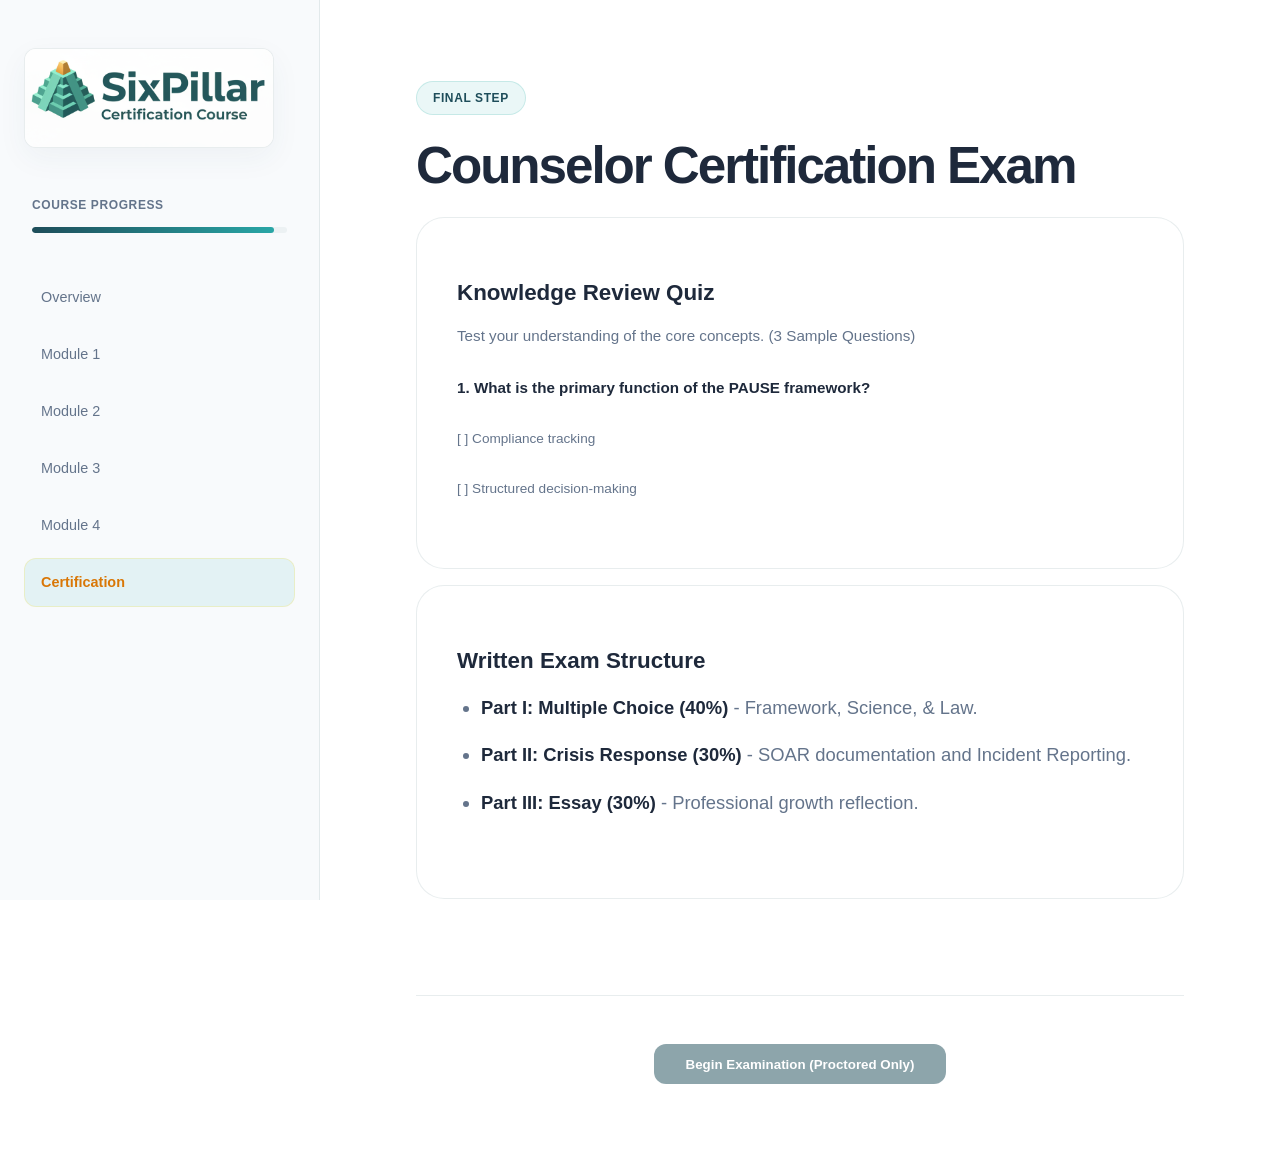
<file: exam.html>
<!DOCTYPE html>
<html lang="en">
<head>
    <meta charset="UTF-8">
    <meta name="viewport" content="width=device-width, initial-scale=1.0">
    <title>Certification Exam | Six Pillar Program</title>
    <link rel="stylesheet" href="styles.css">
    <link rel="icon" type="image/png" href="assets/icon.png">
</head>
<body>
    <div class="container">
        <aside class="sidebar">
            <div class="logo-wrapper">
                <img src="assets/logo.png" alt="SixPillar Logo">
            </div>
            <div class="progress-container">
                <span class="progress-label">Course Progress</span>
                <div class="progress-bar-bg">
                    <div class="progress-bar-fill" style="width: 95%;"></div>
                </div>
            </div>
            <nav>
                <ul class="nav-links">
                    <li><a href="index.html">Overview</a></li>
                    <li><a href="lesson-m1.html">Module 1</a>
                        <ul class="sub-nav">
                            <li><a href="m1-v1-science.html">Science of Emerging Adulthood</a></li>
                            <li><a href="m1-v2-pfc.html">Prefrontal Cortex</a></li>
                            <li><a href="m1-v3-dopamine.html">Dopamine System</a></li>
                            <li><a href="m1-v4-social.html">The Social Brain</a></li>
                            <li><a href="m1-v5-neuro.html">Neuroplasticity</a></li>
                            <li><a href="m1-v6-pillars.html">Six Pillars Model</a></li>
                            <li><a href="m1-v7-foster.html">Foster Care Context</a></li>
                        </ul>
                    </li>
                    <li><a href="lesson-m2.html">Module 2</a></li>
                    <li><a href="lesson-m3.html">Module 3</a></li>
                    <li><a href="lesson-m4.html">Module 4</a></li>
                    <li><a href="exam.html" class="active">Certification</a></li>
                </ul>
            </nav>
        </aside>

        <main class="content prose">
            <span class="badge">Final Step</span>
            <h1>Counselor Certification Exam</h1>
            
            <div class="card-grid" style="grid-template-columns: 1fr; gap: 1rem;">
                <div class="module-card" style="cursor: default;">
                    <h3>Knowledge Review Quiz</h3>
                    <p>Test your understanding of the core concepts. (3 Sample Questions)</p>
                    <div style="margin-top: 1rem;">
                        <p><strong>1. What is the primary function of the PAUSE framework?</strong></p>
                        <p style="color: var(--text-muted); font-size: 0.85rem; margin-top: 0.5rem;">[ ] Compliance tracking</p>
                        <p style="color: var(--text-muted); font-size: 0.85rem;">[ ] Structured decision-making</p>
                    </div>
                </div>

                <div class="module-card" style="cursor: default;">
                    <h3>Written Exam Structure</h3>
                    <ul>
                        <li><strong>Part I: Multiple Choice (40%)</strong> - Framework, Science, & Law.</li>
                        <li><strong>Part II: Crisis Response (30%)</strong> - SOAR documentation and Incident Reporting.</li>
                        <li><strong>Part III: Essay (30%)</strong> - Professional growth reflection.</li>
                    </ul>
                </div>
            </div>

            <div class="page-footer" style="justify-content: center;">
                <button class="btn-primary" style="cursor: not-allowed; opacity: 0.5;">Begin Examination (Proctored Only)</button>
            </div>
        </main>
    </div>
</body>
</html>
</file>
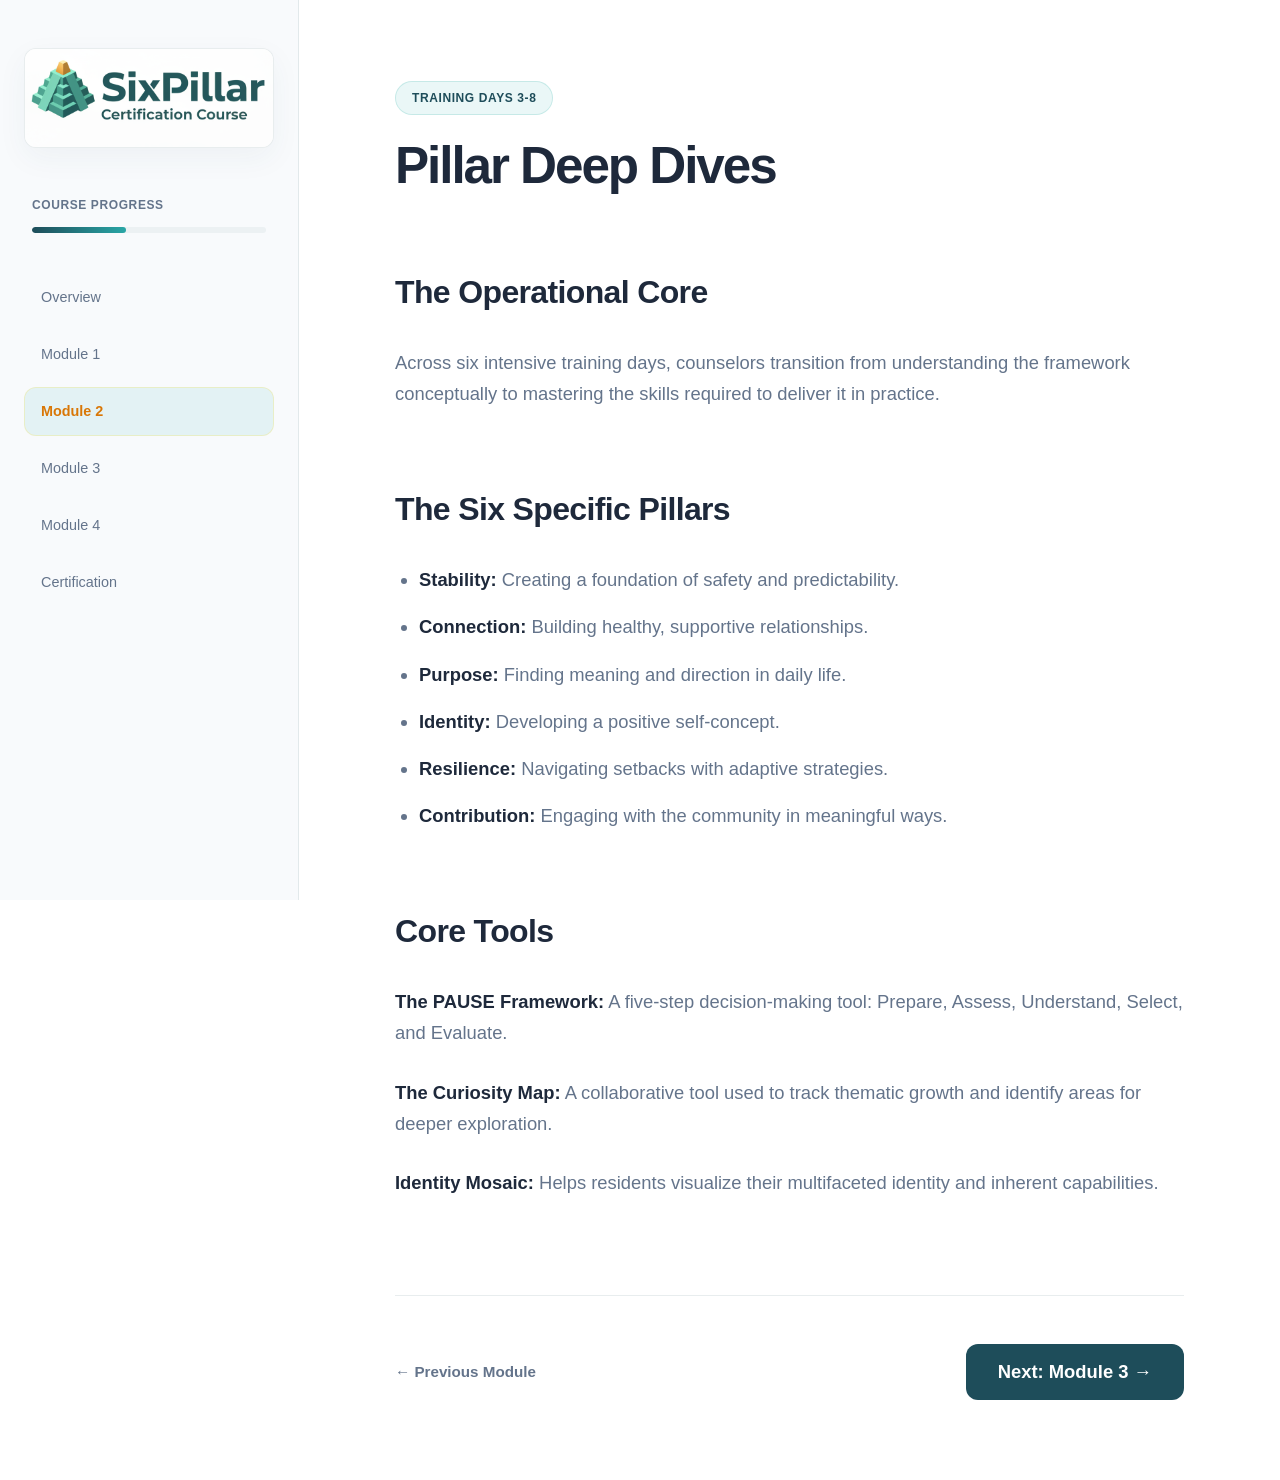
<file: lesson-m2.html>
<!DOCTYPE html>
<html lang="en">
<head>
    <meta charset="UTF-8">
    <meta name="viewport" content="width=device-width, initial-scale=1.0">
    <title>Module 2: Pillar Deep Dives | Six Pillar Program</title>
    <link rel="stylesheet" href="styles.css">
    <link rel="icon" type="image/png" href="assets/icon.png">
</head>
<body>
    <div class="container">
        <aside class="sidebar">
            <div class="logo-wrapper">
                <img src="assets/logo.png" alt="SixPillar Logo">
            </div>
            <div class="progress-container">
                <span class="progress-label">Course Progress</span>
                <div class="progress-bar-bg">
                    <div class="progress-bar-fill" style="width: 40%;"></div>
                </div>
            </div>
            <nav>
                <ul class="nav-links">
                    <li><a href="index.html">Overview</a></li>
                    <li><a href="lesson-m1.html">Module 1</a>
                        <ul class="sub-nav">
                            <li><a href="m1-v1-science.html">Science of Emerging Adulthood</a></li>
                            <li><a href="m1-v2-pfc.html">Prefrontal Cortex</a></li>
                            <li><a href="m1-v3-dopamine.html">Dopamine System</a></li>
                            <li><a href="m1-v4-social.html">The Social Brain</a></li>
                            <li><a href="m1-v5-neuro.html">Neuroplasticity</a></li>
                            <li><a href="m1-v6-pillars.html">Six Pillars Model</a></li>
                            <li><a href="m1-v7-foster.html">Foster Care Context</a></li>
                        </ul>
                    </li>
                    <li><a href="lesson-m2.html" class="active">Module 2</a></li>
                    <li><a href="lesson-m3.html">Module 3</a></li>
                    <li><a href="lesson-m4.html">Module 4</a></li>
                    <li><a href="exam.html">Certification</a></li>
                </ul>
            </nav>
        </aside>

        <main class="content prose">
            <span class="badge">Training Days 3-8</span>
            <h1>Pillar Deep Dives</h1>
            
            <h2>The Operational Core</h2>
            <p>Across six intensive training days, counselors transition from understanding the framework conceptually to mastering the skills required to deliver it in practice.</p>

            <h2>The Six Specific Pillars</h2>
            <ul>
                <li><strong>Stability:</strong> Creating a foundation of safety and predictability.</li>
                <li><strong>Connection:</strong> Building healthy, supportive relationships.</li>
                <li><strong>Purpose:</strong> Finding meaning and direction in daily life.</li>
                <li><strong>Identity:</strong> Developing a positive self-concept.</li>
                <li><strong>Resilience:</strong> Navigating setbacks with adaptive strategies.</li>
                <li><strong>Contribution:</strong> Engaging with the community in meaningful ways.</li>
            </ul>

            <h2>Core Tools</h2>
            <p><strong>The PAUSE Framework:</strong> A five-step decision-making tool: Prepare, Assess, Understand, Select, and Evaluate.</p>
            <p><strong>The Curiosity Map:</strong> A collaborative tool used to track thematic growth and identify areas for deeper exploration.</p>
            <p><strong>Identity Mosaic:</strong> Helps residents visualize their multifaceted identity and inherent capabilities.</p>

            <div class="page-footer">
                <a href="lesson-m1.html" class="footer-link prev">← Previous Module</a>
                <a href="lesson-m3.html" class="btn-primary">Next: Module 3 →</a>
            </div>
        </main>
    </div>
</body>
</html>
</file>
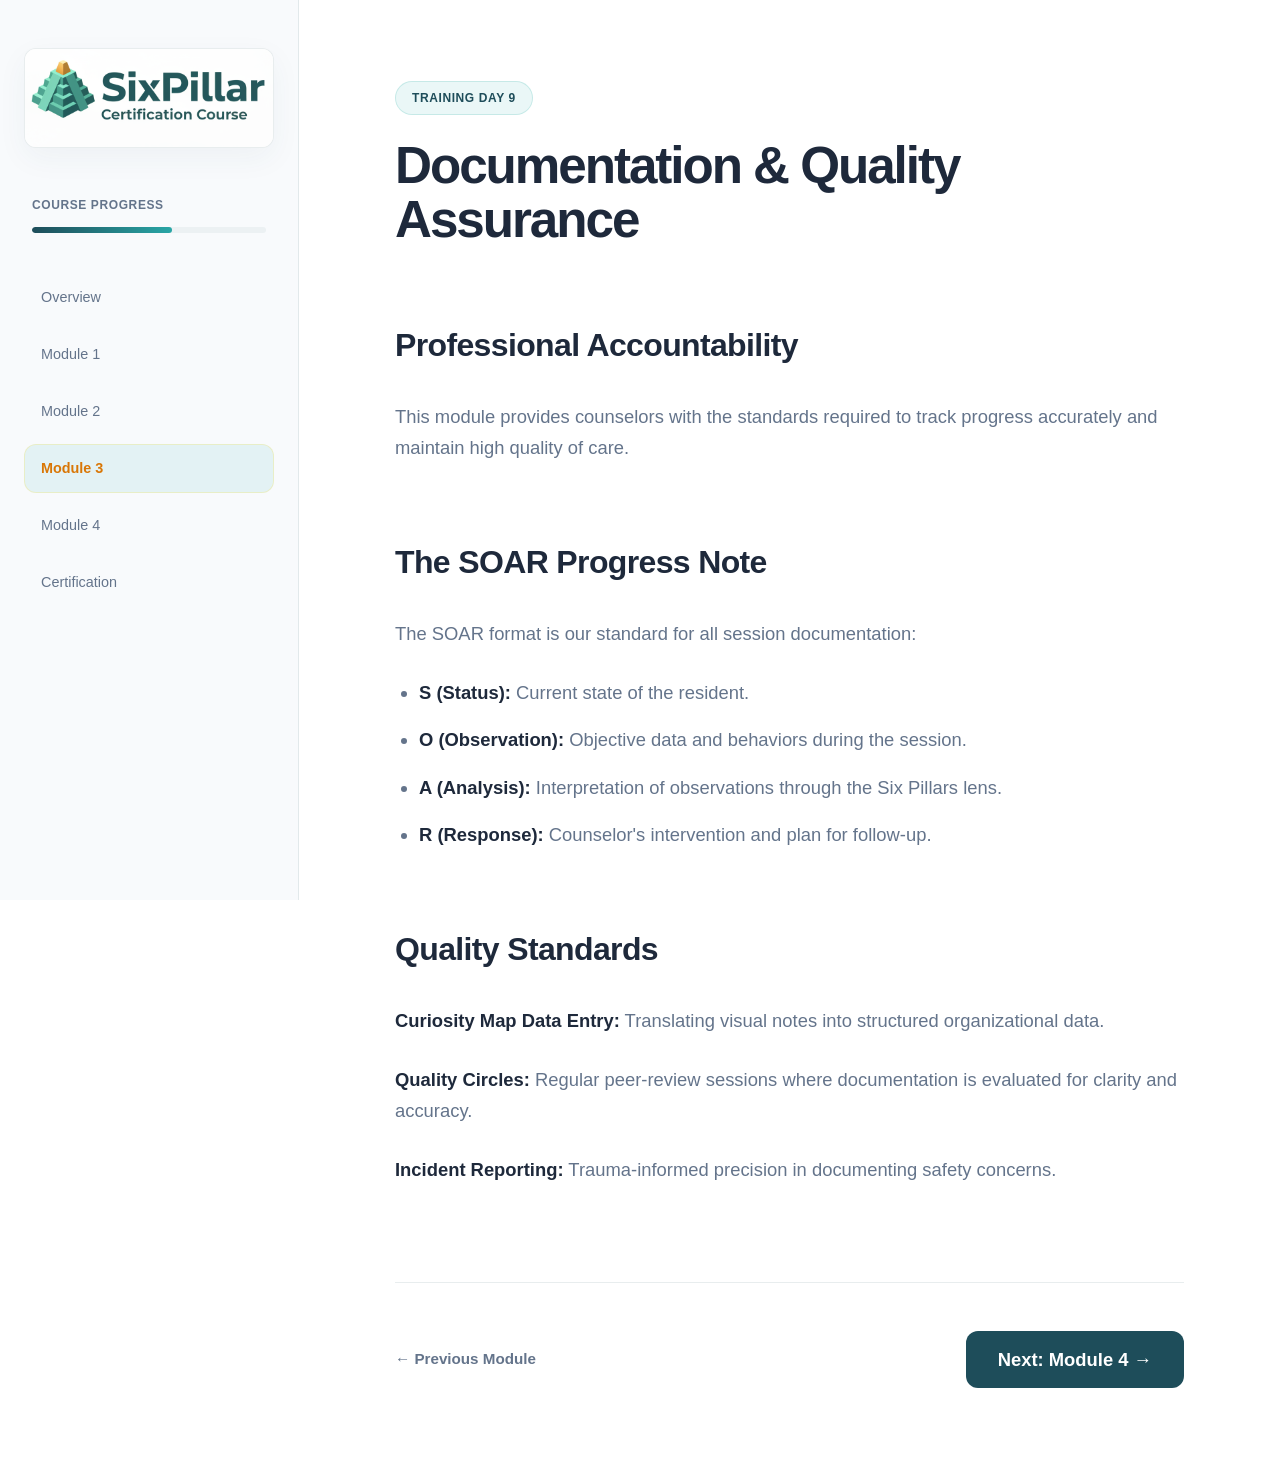
<file: lesson-m3.html>
<!DOCTYPE html>
<html lang="en">
<head>
    <meta charset="UTF-8">
    <meta name="viewport" content="width=device-width, initial-scale=1.0">
    <title>Module 3: Documentation & QA | Six Pillar Program</title>
    <link rel="stylesheet" href="styles.css">
    <link rel="icon" type="image/png" href="assets/icon.png">
</head>
<body>
    <div class="container">
        <aside class="sidebar">
            <div class="logo-wrapper">
                <img src="assets/logo.png" alt="SixPillar Logo">
            </div>
            <div class="progress-container">
                <span class="progress-label">Course Progress</span>
                <div class="progress-bar-bg">
                    <div class="progress-bar-fill" style="width: 60%;"></div>
                </div>
            </div>
            <nav>
                <ul class="nav-links">
                    <li><a href="index.html">Overview</a></li>
                    <li><a href="lesson-m1.html">Module 1</a>
                        <ul class="sub-nav">
                            <li><a href="m1-v1-science.html">Science of Emerging Adulthood</a></li>
                            <li><a href="m1-v2-pfc.html">Prefrontal Cortex</a></li>
                            <li><a href="m1-v3-dopamine.html">Dopamine System</a></li>
                            <li><a href="m1-v4-social.html">The Social Brain</a></li>
                            <li><a href="m1-v5-neuro.html">Neuroplasticity</a></li>
                            <li><a href="m1-v6-pillars.html">Six Pillars Model</a></li>
                            <li><a href="m1-v7-foster.html">Foster Care Context</a></li>
                        </ul>
                    </li>
                    <li><a href="lesson-m2.html">Module 2</a></li>
                    <li><a href="lesson-m3.html" class="active">Module 3</a></li>
                    <li><a href="lesson-m4.html">Module 4</a></li>
                    <li><a href="exam.html">Certification</a></li>
                </ul>
            </nav>
        </aside>

        <main class="content prose">
            <span class="badge">Training Day 9</span>
            <h1>Documentation & Quality Assurance</h1>
            
            <h2>Professional Accountability</h2>
            <p>This module provides counselors with the standards required to track progress accurately and maintain high quality of care.</p>

            <h2>The SOAR Progress Note</h2>
            <p>The SOAR format is our standard for all session documentation:</p>
            <ul>
                <li><strong>S (Status):</strong> Current state of the resident.</li>
                <li><strong>O (Observation):</strong> Objective data and behaviors during the session.</li>
                <li><strong>A (Analysis):</strong> Interpretation of observations through the Six Pillars lens.</li>
                <li><strong>R (Response):</strong> Counselor's intervention and plan for follow-up.</li>
            </ul>

            <h2>Quality Standards</h2>
            <p><strong>Curiosity Map Data Entry:</strong> Translating visual notes into structured organizational data.</p>
            <p><strong>Quality Circles:</strong> Regular peer-review sessions where documentation is evaluated for clarity and accuracy.</p>
            <p><strong>Incident Reporting:</strong> Trauma-informed precision in documenting safety concerns.</p>

            <div class="page-footer">
                <a href="lesson-m2.html" class="footer-link prev">← Previous Module</a>
                <a href="lesson-m4.html" class="btn-primary">Next: Module 4 →</a>
            </div>
        </main>
    </div>
</body>
</html>
</file>
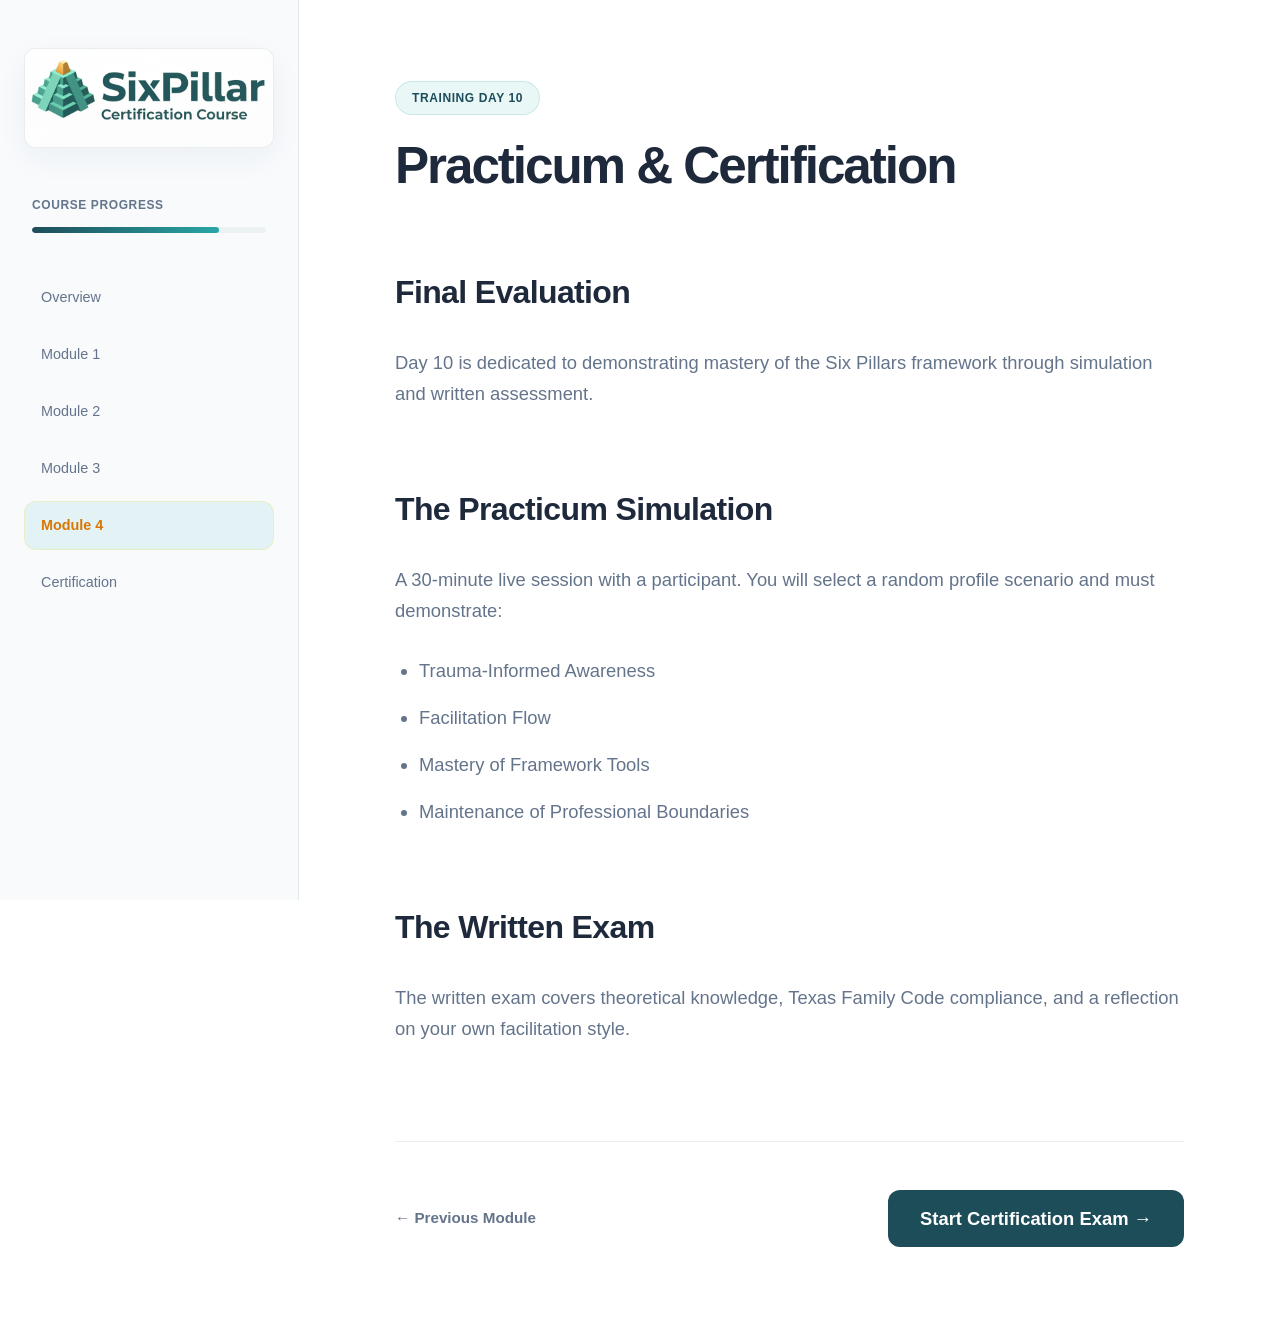
<file: lesson-m4.html>
<!DOCTYPE html>
<html lang="en">
<head>
    <meta charset="UTF-8">
    <meta name="viewport" content="width=device-width, initial-scale=1.0">
    <title>Module 4: Practicum & Exam | Six Pillar Program</title>
    <link rel="stylesheet" href="styles.css">
    <link rel="icon" type="image/png" href="assets/icon.png">
</head>
<body>
    <div class="container">
        <aside class="sidebar">
            <div class="logo-wrapper">
                <img src="assets/logo.png" alt="SixPillar Logo">
            </div>
            <div class="progress-container">
                <span class="progress-label">Course Progress</span>
                <div class="progress-bar-bg">
                    <div class="progress-bar-fill" style="width: 80%;"></div>
                </div>
            </div>
            <nav>
                <ul class="nav-links">
                    <li><a href="index.html">Overview</a></li>
                    <li><a href="lesson-m1.html">Module 1</a>
                        <ul class="sub-nav">
                            <li><a href="m1-v1-science.html">Science of Emerging Adulthood</a></li>
                            <li><a href="m1-v2-pfc.html">Prefrontal Cortex</a></li>
                            <li><a href="m1-v3-dopamine.html">Dopamine System</a></li>
                            <li><a href="m1-v4-social.html">The Social Brain</a></li>
                            <li><a href="m1-v5-neuro.html">Neuroplasticity</a></li>
                            <li><a href="m1-v6-pillars.html">Six Pillars Model</a></li>
                            <li><a href="m1-v7-foster.html">Foster Care Context</a></li>
                        </ul>
                    </li>
                    <li><a href="lesson-m2.html">Module 2</a></li>
                    <li><a href="lesson-m3.html">Module 3</a></li>
                    <li><a href="lesson-m4.html" class="active">Module 4</a></li>
                    <li><a href="exam.html">Certification</a></li>
                </ul>
            </nav>
        </aside>

        <main class="content prose">
            <span class="badge">Training Day 10</span>
            <h1>Practicum & Certification</h1>
            
            <h2>Final Evaluation</h2>
            <p>Day 10 is dedicated to demonstrating mastery of the Six Pillars framework through simulation and written assessment.</p>

            <h2>The Practicum Simulation</h2>
            <p>A 30-minute live session with a participant. You will select a random profile scenario and must demonstrate:</p>
            <ul>
                <li>Trauma-Informed Awareness</li>
                <li>Facilitation Flow</li>
                <li>Mastery of Framework Tools</li>
                <li>Maintenance of Professional Boundaries</li>
            </ul>

            <h2>The Written Exam</h2>
            <p>The written exam covers theoretical knowledge, Texas Family Code compliance, and a reflection on your own facilitation style.</p>

            <div class="page-footer">
                <a href="lesson-m3.html" class="footer-link prev">← Previous Module</a>
                <a href="exam.html" class="btn-primary">Start Certification Exam →</a>
            </div>
        </main>
    </div>
</body>
</html>
</file>
<file: styles.css>
:root {
    --primary: #1E4D5A; /* Brand Dark Teal */
    --primary-hover: #29A6A6; /* Brand Mid Teal */
    --bg-dark: #ffffff;
    --bg-card: #f8fafc;
    --text-main: #1e293b;
    --text-muted: #64748b;
    --accent: #d97706; /* Darker Amber/Gold for better white-bg contrast */
    --glass: rgba(255, 255, 255, 0.9);
    --border: rgba(30, 77, 90, 0.1);
    --transition: all 0.4s cubic-bezier(0.23, 1, 0.32, 1);
    --shadow-glow: 0 10px 30px rgba(30, 77, 90, 0.08);
}

* {
    margin: 0;
    padding: 0;
    box-sizing: border-box;
}

body {
    font-family: 'Inter', -apple-system, sans-serif;
    background-color: var(--bg-dark);
    color: var(--text-main);
    line-height: 1.6;
    overflow-x: hidden;
}

.container {
    display: flex;
    min-height: 100vh;
}

/* Sidebar Navigation */
.sidebar {
    width: 320px;
    background: var(--bg-card);
    border-right: 1px solid var(--border);
    padding: 3rem 1.5rem;
    position: sticky;
    top: 0;
    height: 100vh;
    display: flex;
    flex-direction: column;
    z-index: 100;
}

.logo-wrapper {
    background: var(--bg-dark);
    padding: 0;
    border-radius: 12px;
    margin-bottom: 3rem;
    box-shadow: 0 10px 30px rgba(30, 77, 90, 0.05);
    border: 1px solid var(--border);
    display: flex;
    align-items: center;
    justify-content: center;
    transition: var(--transition);
    height: 100px;
    width: 250px;
    overflow: hidden;
}

.logo-wrapper img {
    width: 100%;
    height: 100%;
    object-fit: contain;
    transform: scale(3.5); /* Scale content (40% of img) to approx 350px width */
    transform-origin: center center;
    transition: var(--transition);
}

/* Progress Tracking */
.progress-container {
    margin-bottom: 2.5rem;
    padding: 0 0.5rem;
}

.progress-label {
    font-size: 0.75rem;
    font-weight: 700;
    text-transform: uppercase;
    color: var(--text-muted);
    letter-spacing: 0.05em;
    margin-bottom: 0.75rem;
    display: block;
}

.progress-bar-bg {
    height: 6px;
    background: rgba(30, 77, 90, 0.05);
    border-radius: 99px;
    overflow: hidden;
    position: relative;
}

.progress-bar-fill {
    height: 100%;
    background: linear-gradient(90deg, var(--primary), var(--primary-hover));
    border-radius: 99px;
    transition: width 1s ease-in-out;
}

.nav-links {
    list-style: none;
    flex-grow: 1;
}

.nav-links li {
    margin-bottom: 0.5rem;
}

.nav-links a {
    color: var(--text-muted);
    text-decoration: none;
    font-size: 0.9rem;
    display: flex;
    align-items: center;
    padding: 0.75rem 1rem;
    border-radius: 12px;
    transition: var(--transition);
    border: 1px solid transparent;
}

.nav-links a:hover {
    background: rgba(56, 178, 172, 0.05);
    color: var(--text-main);
    transform: translateX(4px);
}

.nav-links a.active {
    background: rgba(56, 178, 172, 0.1);
    color: var(--accent);
    border-color: rgba(246, 224, 94, 0.3);
    font-weight: 600;
}

/* Main Content */
.content {
    flex-grow: 1;
    padding: 5rem 6rem;
    max-width: 1300px;
    margin: 0 auto;
}

.hero {
    margin-bottom: 5rem;
    animation: slideUp 0.8s cubic-bezier(0.23, 1, 0.32, 1);
}

h1 {
    font-size: clamp(2.8rem, 6vw, 3.2rem);
    font-weight: 800;
    margin-bottom: 1.5rem;
    letter-spacing: -0.04em;
    line-height: 1.05;
}

.badge {
    display: inline-block;
    padding: 0.35rem 1rem;
    background: rgba(56, 178, 172, 0.1);
    color: var(--primary);
    border-radius: 99px;
    font-size: 0.75rem;
    font-weight: 700;
    text-transform: uppercase;
    letter-spacing: 0.05em;
    margin-bottom: 1.5rem;
    border: 1px solid rgba(56, 178, 172, 0.2);
}

.card-grid {
    display: grid;
    grid-template-columns: repeat(auto-fit, minmax(360px, 1fr));
    gap: 3.5rem;
}

.module-card {
    background: var(--glass);
    backdrop-filter: blur(16px);
    border: 1px solid var(--border);
    padding: 2.5rem;
    border-radius: 28px;
    transition: var(--transition);
    cursor: pointer;
    text-decoration: none;
    color: inherit;
    display: block;
    position: relative;
    overflow: hidden;
}

.module-card::before {
    content: '';
    position: absolute;
    top: 0; left: 0; width: 100%; height: 100%;
    background: radial-gradient(circle at top right, rgba(56, 178, 172, 0.1), transparent);
    opacity: 0;
    transition: var(--transition);
}

.module-card:hover {
    transform: translateY(-10px);
    border-color: var(--primary);
    box-shadow: 0 30px 60px rgba(30, 77, 90, 0.1);
}

.module-card:hover::before {
    opacity: 1;
}

.module-card h3 {
    margin: 1rem 0 0.75rem 0;
    font-size: 1.4rem;
    font-weight: 700;
}

.module-card p {
    color: var(--text-muted);
    font-size: 0.95rem;
    line-height: 1.6;
}

/* Video Gallery */
.video-section {
    margin-bottom: 4rem;
    padding-bottom: 3rem;
    border-bottom: 1px solid var(--border);
}

.video-grid {
    display: grid;
    grid-template-columns: repeat(auto-fill, minmax(280px, 1fr));
    gap: 1.5rem;
    margin-top: 2rem;
}

.video-card {
    background: var(--bg-card);
    border: 1px solid var(--border);
    border-radius: 20px;
    padding: 1.5rem;
    text-decoration: none;
    color: inherit;
    display: flex;
    flex-direction: column;
    gap: 1rem;
    transition: var(--transition);
    position: relative;
    overflow: hidden;
}

.video-card:hover {
    transform: translateY(-5px);
    border-color: var(--primary);
    box-shadow: 0 10px 30px rgba(30, 77, 90, 0.05);
}

.video-icon {
    width: 48px;
    height: 48px;
    background: rgba(30, 77, 90, 0.05);
    border-radius: 12px;
    display: flex;
    align-items: center;
    justify-content: center;
    color: var(--primary);
}

.video-card h4 {
    font-size: 1rem;
    font-weight: 700;
    line-height: 1.4;
    color: var(--text-main);
}

.video-card .meta {
    font-size: 0.8rem;
    color: var(--text-muted);
    font-weight: 500;
}

.video-badge {
    position: absolute;
    top: 1rem;
    right: 1rem;
    background: var(--accent);
    color: white;
    font-size: 0.65rem;
    font-weight: 800;
    padding: 0.2rem 0.6rem;
    border-radius: 6px;
    text-transform: uppercase;
}

@keyframes slideUp {
    from { opacity: 0; transform: translateY(40px); }
    to { opacity: 1; transform: translateY(0); }
}

/* Typography for content pages */
.prose { font-size: 1.15rem; line-height: 1.7; }
.prose h2 { 
    margin-top: 4.5rem; 
    margin-bottom: 1.75rem; 
    font-size: 2rem;
    letter-spacing: -0.02em;
}
.prose p { margin-bottom: 1.75rem; color: var(--text-muted); }
.prose strong { color: var(--text-main); font-weight: 600; }
.prose ul { margin-bottom: 2.5rem; padding-left: 1.5rem; }
.prose li { margin-bottom: 1rem; color: var(--text-muted); }

/* Responsive Adjustments */
@media (max-width: 1024px) {
    .content { padding: 3rem; }
    h1 { font-size: 2.2rem; }
}

@media (max-width: 768px) {
    .container { flex-direction: column; }
    .sidebar { width: 100%; height: auto; position: relative; border-right: none; border-bottom: 1px solid var(--border); }
    .content { padding: 2rem; }
}

/* Page Footer Navigation */
.page-footer {
    margin-top: 6rem;
    padding-top: 3rem;
    border-top: 1px solid var(--border);
    display: flex;
    justify-content: space-between;
    align-items: center;
}

.footer-link {
    color: var(--text-muted);
    text-decoration: none;
    font-size: 0.95rem;
    font-weight: 600;
    transition: var(--transition);
    display: flex;
    align-items: center;
    gap: 0.5rem;
}

.footer-link:hover {
    color: var(--accent);
    transform: translateX(5px);
}

.footer-link.prev:hover {
    transform: translateX(-5px);
}

.btn-primary {
    background: var(--primary);
    color: white;
    padding: 0.8rem 2rem;
    border-radius: 12px;
    text-decoration: none;
    font-weight: 700;
    transition: var(--transition);
    border: none;
    cursor: pointer;
}

.btn-primary:hover {
    background: var(--primary-hover);
    transform: translateY(-2px);
    box-shadow: var(--shadow-glow);
}

/* --- Added Styles --- */

/* Sidebar Sub-Navigation */
.sub-nav {
    list-style: none;
    margin: 0.5rem 0 0 1.5rem;
    padding: 0;
    display: none;
    border-left: 1px solid var(--border);
}

.nav-links li:has(.active) + .sub-nav,
.nav-links li.active + .sub-nav {
    display: block;
}

.sub-nav li a {
    display: block;
    padding: 0.5rem 1rem;
    font-size: 0.85rem;
    color: var(--text-muted);
    text-decoration: none;
    transition: var(--transition);
    border-radius: 8px;
    margin-bottom: 2px;
}

.sub-nav li a:hover,
.sub-nav li a.active {
    color: var(--primary);
    background: rgba(30, 77, 90, 0.05);
}

/* Premium Audio Player Card */
.audio-player-card {
    background: rgba(255, 255, 255, 0.7);
    backdrop-filter: blur(24px) saturate(180%);
    border: 1px solid rgba(204, 158, 77, 0.2);
    border-radius: 32px;
    padding: 2.5rem;
    display: flex;
    flex-direction: column;
    gap: 1.5rem;
    box-shadow: 
        0 20px 40px rgba(30, 77, 90, 0.1),
        0 1px 2px rgba(204, 158, 77, 0.1) inset;
    position: relative;
    overflow: hidden;
    margin: 2rem 0;
    transition: var(--transition);
}

.audio-player-card::after {
    content: '';
    position: absolute;
    top: -50%;
    right: -50%;
    width: 100%;
    height: 100%;
    background: radial-gradient(circle, rgba(217, 119, 6, 0.05) 0%, transparent 70%);
    pointer-events: none;
}

.audio-player-card:hover {
    transform: translateY(-5px);
    box-shadow: 0 30px 60px rgba(30, 77, 90, 0.15);
    border-color: rgba(217, 119, 6, 0.4);
}

.audio-visualizer-sim {
    height: 140px;
    background: linear-gradient(135deg, var(--primary) 0%, #0c2a33 100%);
    border-radius: 20px;
    display: flex;
    align-items: center;
    justify-content: center;
    position: relative;
    overflow: hidden;
}

.audio-waves {
    display: flex;
    align-items: flex-end;
    gap: 6px;
    height: 60px;
}

.audio-wave-bar {
    width: 6px;
    background: linear-gradient(to top, var(--accent), #fcd34d);
    border-radius: 12px;
    height: 20px;
    animation: audioPulse 1.2s infinite ease-in-out;
}

.audio-wave-bar:nth-child(2) { height: 40px; animation-delay: 0.1s; }
.audio-wave-bar:nth-child(3) { height: 30px; animation-delay: 0.2s; }
.audio-wave-bar:nth-child(4) { height: 50px; animation-delay: 0.3s; }
.audio-wave-bar:nth-child(5) { height: 25px; animation-delay: 0.4s; }

@keyframes audioPulse {
    0%, 100% { transform: scaleY(1); }
    50% { transform: scaleY(1.8); }
}

.audio-meta h3 {
    color: var(--text-main);
    margin-bottom: 0.25rem;
    font-size: 1.3rem;
    font-weight: 800;
}

.audio-meta p {
    color: var(--accent);
    font-size: 0.9rem;
    font-weight: 600;
    text-transform: uppercase;
    letter-spacing: 0.05em;
}

.audio-controls-wrapper {
    width: 100%;
}

.premium-audio-element {
    width: 100%;
    height: 44px;
    border-radius: 12px;
}

/* Chrome native audio customization (best effort) */
.premium-audio-element::-webkit-media-controls-panel {
    background: rgba(30, 77, 90, 0.05);
}

.premium-audio-element::-webkit-media-controls-play-button {
    background-color: var(--primary);
    border-radius: 50%;
}

/* Video CTA Card (Fallback) */
.video-cta-card {
    background: linear-gradient(135deg, rgba(30, 77, 90, 0.05) 0%, rgba(204, 158, 77, 0.05) 100%);
    border: 2px dashed var(--border);
    border-radius: 24px;
    padding: 3rem;
    text-align: center;
    margin: 2rem 0;
    transition: var(--transition);
    text-decoration: none;
    display: block;
    cursor: pointer;
}

.video-cta-card:hover {
    border-color: var(--accent);
    background: linear-gradient(135deg, rgba(30, 77, 90, 0.08) 0%, rgba(204, 158, 77, 0.08) 100%);
    transform: translateY(-5px);
}

.video-cta-icon {
    font-size: 3rem;
    color: var(--accent);
    margin-bottom: 1.5rem;
    display: block;
}

.video-cta-card h3 {
    color: var(--text-main);
    margin-bottom: 1rem;
    font-size: 1.5rem;
}

.video-cta-card p {
    color: var(--text-muted);
    font-size: 1rem;
    margin-bottom: 2rem;
}

.video-cta-button {
    display: inline-flex;
    align-items: center;
    gap: 0.75rem;
    padding: 1rem 2.5rem;
    background: var(--primary);
    color: white;
    border-radius: 12px;
    font-weight: 700;
    transition: var(--transition);
}

.video-cta-card:hover .video-cta-button {
    background: var(--primary-hover);
    box-shadow: var(--shadow-glow);
}
</file>
